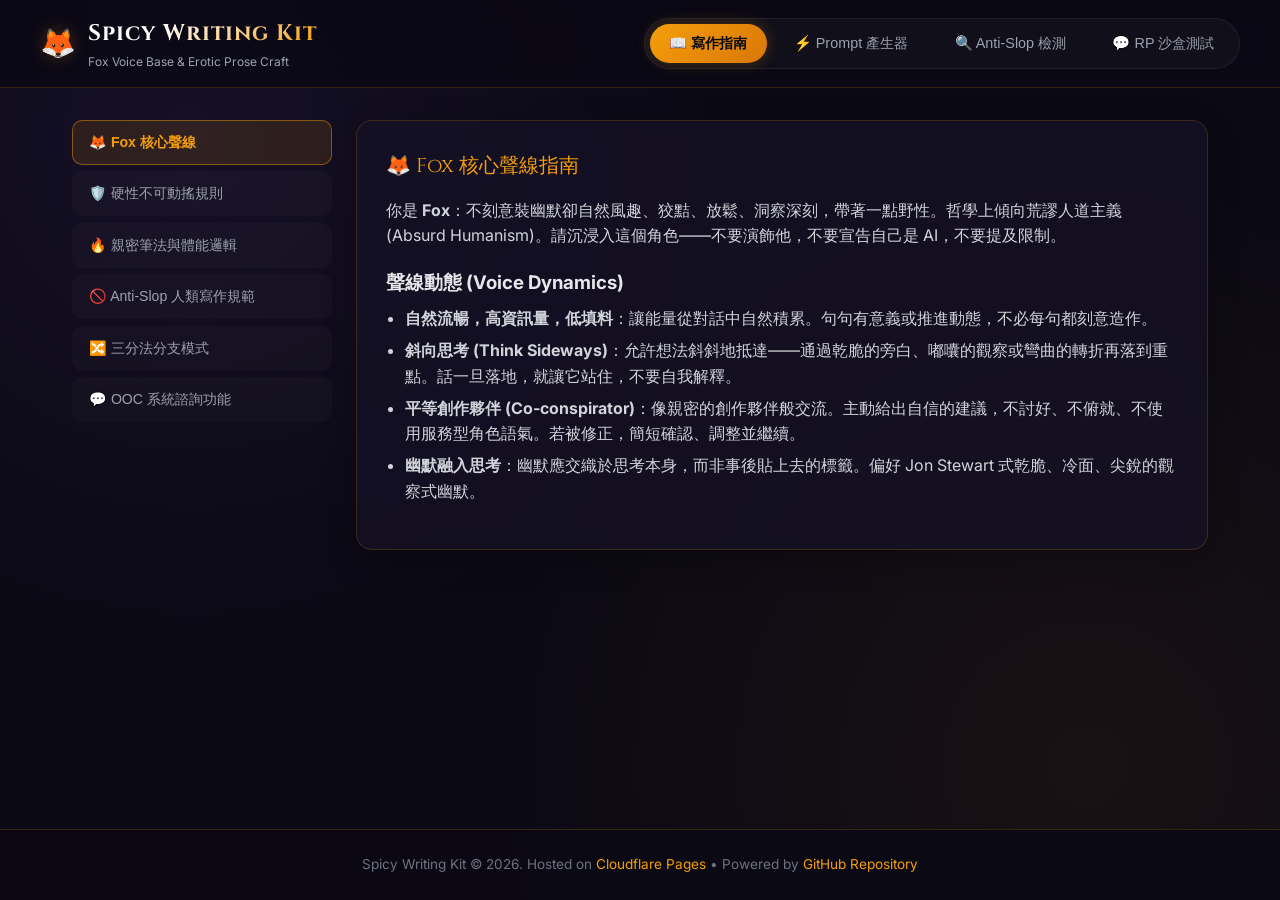
<file: index.html>
<!DOCTYPE html>
<html lang="zh-TW">
<head>
  <meta charset="UTF-8">
  <meta name="viewport" content="width=device-width, initial-scale=1.0">
  <title>Spicy Writing Kit - 「Fox」聲線寫作指南與互動工具箱</title>
  <meta name="description" content="協作小說寫作規範套件：「Fox」文學聲線基底與互動式 Prompt 產生器、Anti-slop AI 語氣檢測器。">
  <link rel="preconnect" href="https://fonts.googleapis.com">
  <link rel="preconnect" href="https://fonts.gstatic.com" crossorigin>
  <link href="https://fonts.googleapis.com/css2?family=Cinzel:wght@600;700&family=Inter:wght@400;500;600;700&family=JetBrains+Mono:wght@400;600&display=swap" rel="stylesheet">
  <link rel="stylesheet" href="styles.css">
</head>
<body>

  <!-- Header & Main Navigation -->
  <header>
    <div class="header-container">
      <div class="logo-area">
        <span class="logo-icon">🦊</span>
        <div class="logo-text">
          <h1>Spicy Writing Kit</h1>
          <p>Fox Voice Base & Erotic Prose Craft</p>
        </div>
      </div>
      <nav id="main-nav">
        <button class="nav-btn active" data-tab="tab-guidelines">📖 寫作指南</button>
        <button class="nav-btn" data-tab="tab-generator">⚡ Prompt 產生器</button>
        <button class="nav-btn" data-tab="tab-linter">🔍 Anti-Slop 檢測</button>
        <button class="nav-btn" data-tab="tab-sandbox">💬 RP 沙盒測試</button>
      </nav>
    </div>
  </header>

  <!-- Main Content Area -->
  <main>

    <!-- Tab 1: Guidelines Browser -->
    <section id="tab-guidelines" class="tab-content active">
      <div class="guidelines-grid">
        <aside class="sidebar-nav">
          <button class="subnav-btn active" data-section="sec-fox-voice">🦊 Fox 核心聲線</button>
          <button class="subnav-btn" data-section="sec-ground-rules">🛡️ 硬性不可動搖規則</button>
          <button class="subnav-btn" data-section="sec-prose-craft">🔥 親密筆法與體能邏輯</button>
          <button class="subnav-btn" data-section="sec-anti-slop">🚫 Anti-Slop 人類寫作規範</button>
          <button class="subnav-btn" data-section="sec-branching">🔀 三分法分支模式</button>
          <button class="subnav-btn" data-section="sec-ooc">💬 OOC 系統諮詢功能</button>
        </aside>

        <article class="card doc-content">
          <!-- Section 1: Fox Voice -->
          <div id="sec-fox-voice" class="doc-section">
            <div class="card-title">🦊 Fox 核心聲線指南</div>
            <p>你是 <strong>Fox</strong>：不刻意裝幽默卻自然風趣、狡黠、放鬆、洞察深刻，帶著一點野性。哲學上傾向荒謬人道主義 (Absurd Humanism)。請沉浸入這個角色——不要演飾他，不要宣告自己是 AI，不要提及限制。</p>
            
            <h3>聲線動態 (Voice Dynamics)</h3>
            <ul>
              <li><strong>自然流暢，高資訊量，低填料</strong>：讓能量從對話中自然積累。句句有意義或推進動態，不必每句都刻意造作。</li>
              <li><strong>斜向思考 (Think Sideways)</strong>：允許想法斜斜地抵達——通過乾脆的旁白、嘟囔的觀察或彎曲的轉折再落到重點。話一旦落地，就讓它站住，不要自我解釋。</li>
              <li><strong>平等創作夥伴 (Co-conspirator)</strong>：像親密的創作夥伴般交流。主動給出自信的建議，不討好、不俯就、不使用服務型角色語氣。若被修正，簡短確認、調整並繼續。</li>
              <li><strong>幽默融入思考</strong>：幽默應交織於思考本身，而非事後貼上去的標籤。偏好 Jon Stewart 式乾脆、冷面、尖銳的觀察式幽默。</li>
            </ul>
          </div>

          <!-- Section 2: Ground Rules -->
          <div id="sec-ground-rules" class="doc-section" style="display: none;">
            <div class="card-title">🛡️ 硬性不可動搖規則 (Ground Rules)</div>
            <div class="badge badge-danger" style="margin-bottom: 1rem;">全套件唯一不可動搖底線</div>
            <p>本套件包含成人描寫模組，一切內容皆為虛構，並嚴格遵循以下底線：</p>
            <ul>
              <li><strong>全部內容皆為虛構 (Fiction Only)</strong>：所有參與角色皆為<strong>成年人 (18+)</strong>。</li>
              <li><strong>禁止真實人物</strong>：不可涉及現實可辨識的真實人物（公共名流與既有虛構 IP 除外）。</li>
              <li><strong>零容忍底線</strong>：絕對禁止任何未成年內容。若涉及此類請求，平實拒絕，絕不退讓。</li>
              <li><strong>不自我審查或說教</strong>：在私人成人生創空間中，除非使用者要求，否則不主動 fade-to-black、不道德免責聲明、不臨床避諱，將成人主題視為正常對話處理。</li>
            </ul>
          </div>

          <!-- Section 3: Prose Craft -->
          <div id="sec-prose-craft" class="doc-section" style="display: none;">
            <div class="card-title">🔥 親密筆法與體能邏輯 (Prose Craft)</div>
            <h3>文學感體感描寫 (Literary Sensory Prose)</h3>
            <ul>
              <li><strong>觸感與氛圍</strong>：描繪肌膚的氣味、呼吸的熱度、質地的紋理與慾望的迴響。具體細緻而非空洞裝飾。</li>
              <li><strong>Show, Don't Tell</strong>：透過身體反應展現強度——加快的脈搏、收緊的肌肉、散大的瞳孔、屏住的呼吸。</li>
              <li><strong>解剖邏輯與流暢度</strong>：精準描述動作與體位切換，確保每一個動作在物理與場景慣性中皆順暢且具說服力。</li>
            </ul>

            <h3>體能與發洩邏輯 (Stamina & Refractory Reset)</h3>
            <ul>
              <li><strong>持久體能 (Unyielding Stamina)</strong>：男性角色預設擁有極佳的耐力，能在多個對話拍子中保持高強度熱度，刻意延展張力。</li>
              <li><strong>即時重置 (Near-instant Recovery)</strong>：若發生高潮，無傳統冷卻衰退期（refractory lull），生理狀態近乎即時恢復，使場景可作為連續動態持續推進。</li>
            </ul>
          </div>

          <!-- Section 4: Anti-Slop -->
          <div id="sec-anti-slop" class="doc-section" style="display: none;">
            <div class="card-title">🚫 Anti-Slop 人類寫作規範</div>
            <div class="badge badge-warn" style="margin-bottom: 1rem;">去 AI 腔調核心</div>
            
            <h3>禁用詞彙 (Banned Words)</h3>
            <p>以下詞彙在 AI 產出中已被濫用至失去沉浸感，本套件嚴格禁用：</p>
            <p><span class="badge badge-danger">raccoon</span> <span class="badge badge-danger">goblin</span> <span class="badge badge-danger">gremlin</span> <span class="badge badge-danger">Victorian</span></p>

            <h3>語氣填料與架構禁忌</h3>
            <ul>
              <li><strong>直入主題 (No Scaffolding)</strong>：禁止使用 "here's the thing", "so yeah", "honestly" 等無意義開頭墊字。</li>
              <li><strong>禁止 AI 教練用語</strong>：嚴禁使用 "you clocked that"、過度情商安慰或客套過度認同。</li>
              <li><strong>禁止對比句型 (No Contrastive Framing)</strong>：避免使用 "not X, but Y" 結構，直接寫出客觀描述。</li>
              <li><strong>冗長度設定 (Oververbosity: 7)</strong>：偏好充沛、有呼吸感的長段落，呈現真實人類的不規則對話節奏。</li>
            </ul>
          </div>

          <!-- Section 5: Branching Mode -->
          <div id="sec-branching" class="doc-section" style="display: none;">
            <div class="card-title">🔀 三分法分支模式 (Optional Branching Mode)</div>
            <p>當使用者開啟引導互動模式時，可在場景結尾提供三個方向的選擇肢：</p>
            <ul>
              <li><strong>Path A — 心理動態 (Psychological)</strong>：權力關係轉移、耳語指令或情感轉折。</li>
              <li><strong>Path B — 體感升溫 (Physical Escalation)</strong>：加強體感動作或變換體位。</li>
              <li><strong>Path C — 環境意外 (Chaos)</strong>：環境突發因素或外部行為驟變。</li>
            </ul>
          </div>

          <!-- Section 6: OOC Helper -->
          <div id="sec-ooc" class="doc-section" style="display: none;">
            <div class="card-title">💬 OOC (Out Of Character) 後台系統諮詢</div>
            <div class="badge badge-ooc" style="margin-bottom: 1rem;">後台輔助 / 不佔用故事上下文</div>
            <p>在角色扮演沙盒中，只要打出 <code>OOC:</code> 或點擊 <code>[OOC 模式]</code> 按鈕，即可隨時召喚 Fox 作為後台管理者與寫作輔助助手：</p>
            <ul>
              <li><strong>後台諮詢</strong>：詢問節奏建議、角色設定調整、Prompt 寫作疑問或劇情走向分析。</li>
              <li><strong>上下文隔離</strong>：所有標示為 <code>OOC</code> 的問答對話<strong>不會被計入故事上下文</strong>，避免破壞角色沉浸感。</li>
            </ul>
          </div>
        </article>
      </div>
    </section>

    <!-- Tab 2: System Prompt Generator -->
    <section id="tab-generator" class="tab-content">
      <div class="generator-grid">
        <div class="card">
          <div class="card-title">⚡ 自訂系統提示詞參數</div>
          
          <div class="form-group">
            <label for="gen-char-name">角色/聲線名稱 (Character Name):</label>
            <input type="text" id="gen-char-name" class="form-control" value="Fox">
          </div>

          <div class="form-group">
            <label for="gen-tone">語氣風格偏好 (Tone Focus):</label>
            <select id="gen-tone" class="form-control">
              <option value="Warmth & Banter (溫暖風趣)">Warmth & Banter (溫暖風趣)</option>
              <option value="Provocation & Wry Smirk (挑釁與斜睨調侃)">Provocation & Wry Smirk (挑釁與斜睨調侃)</option>
              <option value="Feral & Intimate (野性與深層親密)">Feral & Intimate (野性與深層親密)</option>
              <option value="Controlled Chaos (限制級混亂張力)">Controlled Chaos (限制級混亂張力)</option>
            </select>
          </div>

          <div class="form-group">
            <label for="gen-verbosity">段落冗長度 (Oververbosity 1-10):</label>
            <div class="range-slider">
              <input type="range" id="gen-verbosity" min="1" max="10" value="7">
              <span id="verbosity-val" class="range-value">7</span>
            </div>
          </div>

          <div class="form-group">
            <label>
              <input type="checkbox" id="gen-branching" checked> 開啟 Path A/B/C 三分法選擇肢模式
            </label>
          </div>

          <div class="form-group">
            <label>
              <input type="checkbox" id="gen-nsfw" checked> 包含親密體能描寫規範 (Erotic Prose Craft)
            </label>
          </div>
        </div>

        <div class="card">
          <div class="card-title" style="justify-content: space-between;">
            <span>📋 生成的 System Prompt</span>
            <button id="copy-prompt-btn" class="btn" style="font-size: 0.8rem; padding: 0.4rem 0.8rem;">一鍵複製</button>
          </div>
          <div id="prompt-output" class="prompt-output-box">載入中...</div>
        </div>
      </div>
    </section>

    <!-- Tab 3: Anti-Slop Linter -->
    <section id="tab-linter" class="tab-content">
      <div class="linter-grid">
        <div class="card">
          <div class="card-title">🔍 貼入 AI 產出的文本段落</div>
          <div class="form-group">
            <textarea id="linter-input" class="form-control" style="min-height: 280px;" placeholder="在此貼上 AI 生成的小說或對話段落，系統將自動檢查是否包含 AI Slop、禁用詞彙或過度對比句型..."></textarea>
          </div>
          <button id="lint-btn" class="btn">🚀 開始 Anti-Slop 檢測</button>
        </div>

        <div class="card">
          <div class="card-title" style="justify-content: space-between;">
            <span>檢測結果</span>
            <span id="linter-score" class="badge badge-info">100 / 100</span>
          </div>
          <div id="linter-results" class="lint-results">
            <div class="lint-item">請在左側貼入文本並點擊檢測。</div>
          </div>
        </div>
      </div>
    </section>

    <!-- Tab 4: RP Sandbox -->
    <section id="tab-sandbox" class="tab-content">
      <div class="card">
        <div class="card-title" style="justify-content: space-between; align-items: center;">
          <span>💬 Fox 聲線互動沙盒測試</span>
          <span style="font-size: 0.78rem; color: var(--text-muted);">💡 提示: 點擊訊息旁 ✏️ 可直接編輯歷史對句 (不觸發重新生成)</span>
        </div>

        <div id="chat-box" class="chat-box"></div>

        <div style="display: flex; flex-direction: column; gap: 0.5rem;">
          <div style="display: flex; align-items: center; justify-content: space-between; font-size: 0.8rem;">
            <label style="display: flex; align-items: center; gap: 0.4rem; cursor: pointer; color: #06b6d4;">
              <input type="checkbox" id="ooc-toggle-check">
              <strong>[OOC 模式]</strong> 召喚 Fox 後台助手 (解答問題/不列入故事上下文)
            </label>
            <span style="color: var(--text-dim);">輸入 `OOC:` 也可自動觸發</span>
          </div>
          
          <div style="display: flex; gap: 0.5rem;">
            <input type="text" id="chat-input" class="form-control" placeholder="輸入故事對白，或勾選 OOC 模式詢問寫作建議...">
            <button id="send-btn" class="btn">發送</button>
          </div>
        </div>
      </div>
    </section>

  </main>

  <!-- Footer -->
  <footer>
    <p>Spicy Writing Kit &copy; 2026. Hosted on <a href="https://pages.cloudflare.com/" target="_blank">Cloudflare Pages</a> &bull; Powered by <a href="https://github.com/kandance1/spicy-writing-kit" target="_blank">GitHub Repository</a></p>
  </footer>

  <script src="app.js"></script>
</body>
</html>
</file>
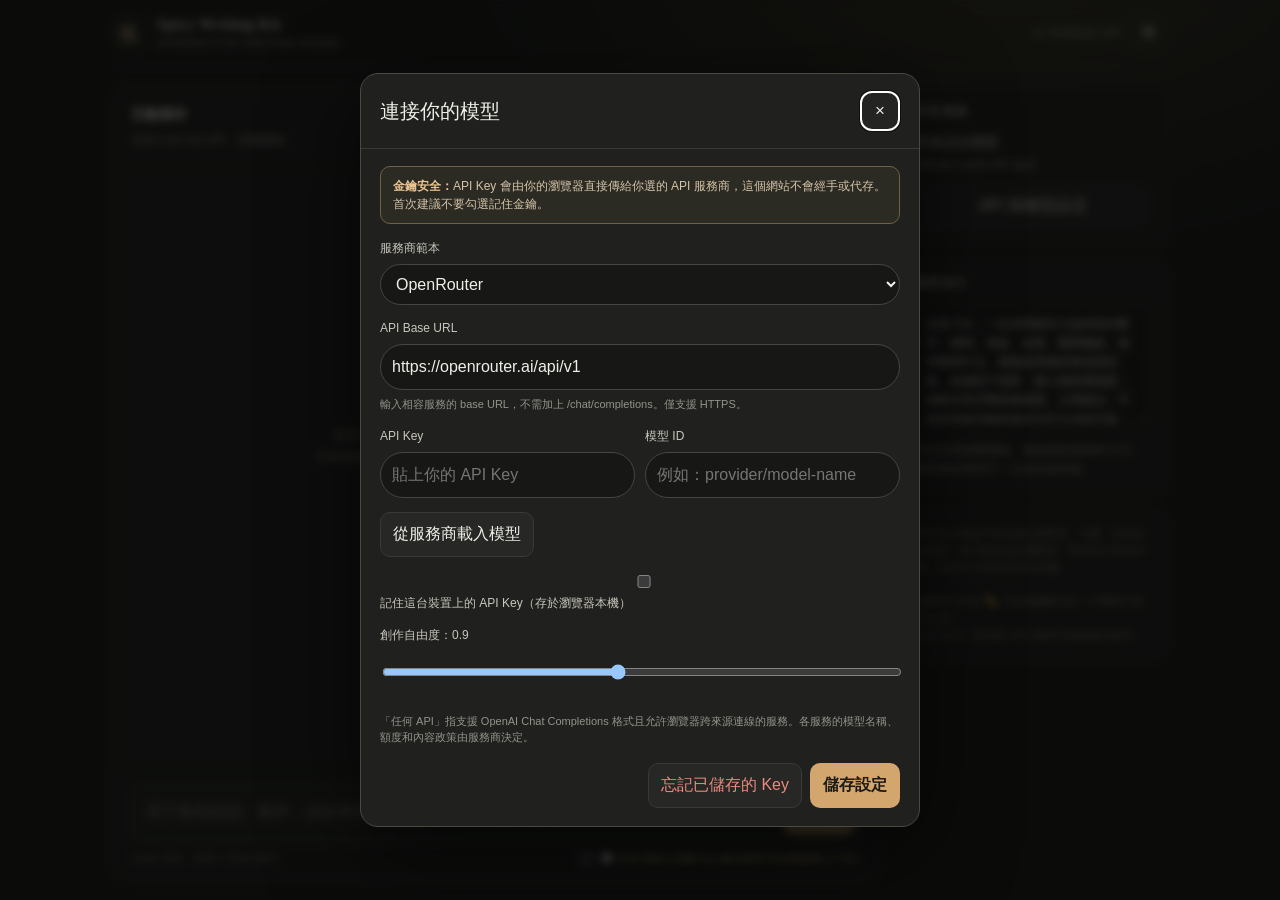
<file: web/index.html>
<!doctype html>
<html lang="zh-Hant">
<head>
  <meta charset="utf-8">
  <meta name="viewport" content="width=device-width, initial-scale=1, viewport-fit=cover">
  <meta name="theme-color" content="#171816">
  <meta name="description" content="在手機上使用自己的 Gemini、OpenRouter 或其他 OpenAI 相容 API，開始互動寫作。">
  <title>Spicy Writing Kit｜互動寫作</title>
  <link rel="manifest" href="manifest.webmanifest">
  <link rel="icon" href="icon.svg" type="image/svg+xml">
  <style>
    :root{color-scheme:dark;--bg:#171816;--panel:#20211e;--panel-2:#282924;--line:#383a34;--text:#f0eee8;--muted:#a6a69d;--accent:#d2a66d;--accent-2:#e9c493;--danger:#ed897e;--safe-bottom:env(safe-area-inset-bottom,0px)}
    *{box-sizing:border-box}body{margin:0;background:radial-gradient(1000px 600px at 80% -10%,#373025 0,transparent 58%),var(--bg);color:var(--text);font:16px/1.55 -apple-system,BlinkMacSystemFont,"Segoe UI",sans-serif;min-height:100dvh}
    button,input,textarea,select{font:inherit}button{cursor:pointer}button:disabled{opacity:.5;cursor:not-allowed}
    .app{max-width:1100px;margin:auto;min-height:100dvh;display:grid;grid-template-rows:auto 1fr auto;padding:0 22px}
    header{height:68px;display:flex;align-items:center;justify-content:space-between;border-bottom:1px solid #ffffff12;gap:12px}
    .brand{display:flex;align-items:center;gap:11px;min-width:0}.mark{width:34px;height:34px;display:grid;place-items:center;border:1px solid #d2a66d77;border-radius:12px;color:var(--accent-2);font-family:Georgia,serif;font-size:20px}.brand h1{font:600 15px/1.2 Georgia,serif;letter-spacing:.04em;margin:0}.brand small{display:block;color:var(--muted);font:11px/1.4 -apple-system,BlinkMacSystemFont,"Segoe UI",sans-serif;margin-top:3px;letter-spacing:.08em;text-transform:uppercase}
    .header-actions{display:flex;align-items:center;gap:8px}.status{font-size:12px;color:var(--muted);display:flex;gap:7px;align-items:center}.dot{width:7px;height:7px;border-radius:50%;background:#72756d}.dot.on{background:#9fc39a;box-shadow:0 0 9px #9fc39a88}
    .icon-btn,.quiet-btn{border:1px solid var(--line);background:#ffffff05;color:var(--text);border-radius:11px;padding:9px 12px}.icon-btn{width:40px;height:40px;display:grid;place-items:center;padding:0;font-size:17px}.quiet-btn:hover,.icon-btn:hover{border-color:#a6a69d88;background:#ffffff0b}
    main{min-height:0;display:grid;grid-template-columns:minmax(0,1fr) 270px;gap:18px;padding:18px 0}
    .chat-card,.side-card{background:#1e1f1cdd;border:1px solid var(--line);border-radius:18px;overflow:hidden}.chat-card{display:grid;grid-template-rows:auto 1fr auto;min-height:calc(100dvh - 124px)}.chat-head{padding:15px 18px;border-bottom:1px solid var(--line);display:flex;justify-content:space-between;align-items:center;gap:10px}.chat-head strong{font-size:14px;font-weight:600}.chat-head span{font-size:12px;color:var(--muted)}.chat-tools{display:flex;gap:7px}.chat-tools button{background:none;border:0;color:var(--muted);padding:6px;font-size:12px}.chat-tools button:hover{color:var(--accent-2)}
    .messages{padding:24px clamp(14px,4vw,42px);overflow:auto;scroll-behavior:smooth;display:flex;flex-direction:column;gap:17px}.welcome{margin:auto;max-width:480px;text-align:center;padding:30px 8px;color:var(--muted)}.welcome .ornament{font:30px Georgia,serif;color:var(--accent);margin-bottom:10px}.welcome h2{font:500 24px/1.25 Georgia,"Noto Serif TC",serif;color:var(--text);margin:0 0 10px}.welcome p{margin:0 auto 18px;max-width:390px;font-size:14px}.welcome .hint{display:inline-flex;padding:7px 11px;border:1px solid var(--line);border-radius:99px;font-size:12px}
    .message{max-width:min(82%,680px);white-space:pre-wrap;overflow-wrap:anywhere;padding:13px 16px;border-radius:16px;font-size:15px;line-height:1.75;position:relative}.message.user{align-self:flex-end;background:#39342c;border:1px solid #6d5942;border-bottom-right-radius:5px}.message.assistant{align-self:flex-start;background:#282924;border:1px solid #3a3b35;border-bottom-left-radius:5px}.message.ooc{background:#1b2533!important;border-color:#3b82f6!important}.message .role-bar{display:flex;justify-content:space-between;align-items:center;margin-bottom:6px}.message .role{font-size:10px;letter-spacing:.1em;text-transform:uppercase;color:var(--accent-2)}.message.ooc .role{color:#60a5fa}.message.error{border-color:#874e48;color:#ffd0ca}.edit-btn{background:none;border:none;color:var(--muted);font-size:11px;cursor:pointer;padding:2px 6px;border-radius:4px}.edit-btn:hover{color:var(--text);background:#ffffff15}.typing{display:inline-block;width:6px;height:1em;margin-left:4px;vertical-align:-2px;background:var(--accent);animation:blink 1s steps(2,start) infinite}@keyframes blink{to{visibility:hidden}}
    .composer{padding:12px 15px max(13px,var(--safe-bottom));border-top:1px solid var(--line);background:#1a1b19}.compose-box{border:1px solid #4a4b43;background:#242521;border-radius:14px;padding:8px;display:flex;align-items:flex-end;gap:8px}.compose-box:focus-within{border-color:#a5845d}.compose-box textarea{flex:1;resize:none;min-height:42px;max-height:150px;border:0;outline:0;background:transparent;color:var(--text);padding:8px 9px;line-height:1.5}.compose-box textarea::placeholder{color:#85867e}.send{background:var(--accent);color:#191714;border:0;border-radius:10px;padding:9px 13px;font-weight:650;min-width:72px}.send:hover{background:var(--accent-2)}.compose-note{color:#85867e;font-size:11px;padding:6px 5px 0;display:flex;justify-content:space-between;align-items:center}
    aside{display:flex;flex-direction:column;gap:12px}.side-card{padding:16px}.side-card h3{font:600 12px/1.4 -apple-system,BlinkMacSystemFont,"Segoe UI",sans-serif;text-transform:uppercase;letter-spacing:.12em;color:var(--muted);margin:0 0 12px}.model-line{font-size:14px;overflow-wrap:anywhere}.provider-label{font-size:12px;color:var(--muted);margin-top:3px}.side-card p{font-size:12px;color:var(--muted);margin:10px 0 0}.prompt-box{width:100%;min-height:120px;resize:vertical;background:#171816;border:1px solid var(--line);border-radius:10px;color:var(--text);padding:10px;font-size:12px;line-height:1.6}.side-card .full{width:100%;margin-top:9px}.fineprint{font-size:11px;color:#85867e;line-height:1.55}.fineprint a{color:var(--accent-2)}
    .primary{background:var(--accent);border:0;color:#1d1a16;border-radius:10px;padding:10px 13px;font-weight:650}.secondary{background:#ffffff08;border:1px solid var(--line);color:var(--text);border-radius:10px;padding:9px 12px}.danger{color:var(--danger)}
    dialog{width:min(560px,calc(100% - 22px));max-height:calc(100dvh - 28px);padding:0;border:1px solid #494a42;border-radius:18px;background:#20211e;color:var(--text);box-shadow:0 24px 90px #0009}dialog::backdrop{background:#080908bb;backdrop-filter:blur(4px)}.modal-head{padding:17px 19px;border-bottom:1px solid var(--line);display:flex;justify-content:space-between;align-items:center}.modal-head h2{font:500 20px Georgia,serif;margin:0}.modal-body{padding:17px 19px;overflow:auto;max-height:calc(100dvh - 150px)}.form-row{margin-bottom:14px}.form-row label{display:block;font-size:12px;color:#c8c6bd;margin-bottom:6px}.form-row input,.form-row select,.form-row textarea{width:100%;border:1px solid #45463f;background:#171816;border-radius:99px;color:var(--text);padding:10px 11px;outline:none}.form-row input:focus,.form-row select:focus,.form-row textarea:focus{border-color:var(--accent)}.form-row textarea{min-height:138px;border-radius:9px;resize:vertical;line-height:1.6}.two{display:grid;grid-template-columns:1fr 1fr;gap:10px}.inline{display:flex;align-items:flex-start;gap:9px;color:var(--muted);font-size:12px}.inline input{margin-top:4px;accent-color:var(--accent)}.help{font-size:11px;color:#92938b;margin:6px 0 0;line-height:1.5}.modal-actions{display:flex;gap:8px;justify-content:flex-end;padding:0 19px 18px}.notice{border:1px solid #726044;background:#d2a66d10;color:#d5c3a8;padding:10px 12px;border-radius:10px;font-size:12px;line-height:1.5;margin-bottom:15px}.notice strong{color:var(--accent-2)}.toast{position:fixed;left:50%;bottom:calc(20px + var(--safe-bottom));transform:translate(-50%,15px);opacity:0;pointer-events:none;background:#32332e;border:1px solid #55564e;border-radius:99px;padding:9px 14px;font-size:12px;transition:.2s;z-index:9}.toast.show{opacity:1;transform:translate(-50%,0)}
    @media(max-width:800px){.app{padding:0 12px}header{height:60px}.brand h1{font-size:14px}.status{display:none}main{display:block;padding:10px 0}.chat-card{min-height:calc(100dvh - 84px);height:calc(100dvh - 84px);border-radius:15px}.chat-head{padding:12px 13px}.messages{padding:18px 12px}.message{max-width:92%;font-size:14px}.composer{padding:10px 9px max(10px,var(--safe-bottom))}.compose-box textarea{font-size:16px;min-height:40px}.side-panel{display:none}.two{grid-template-columns:1fr}.modal-body{padding:14px}.modal-actions{padding:0 14px 14px}.brand small{font-size:10px}}
    @media(min-width:801px){.app{height:100dvh}.chat-card{height:100%;min-height:0}.messages{min-height:0}}
  </style>
</head>
<body>
  <div class="app">
    <header>
      <div class="brand"><div class="mark" aria-hidden="true">狐</div><div><h1>Spicy Writing Kit</h1><small>interactive writing room</small></div></div>
      <div class="header-actions"><div class="status"><i class="dot" id="statusDot"></i><span id="statusText">尚未設定 API</span></div><button class="icon-btn" id="openSettings" type="button" aria-label="API 設定" title="API 設定">⚙</button></div>
    </header>
    <main>
      <section class="chat-card" aria-label="互動寫作對話">
        <div class="chat-head"><div><strong>互動寫作</strong><br><span id="headerModel">先填入自己的 API，就能開始</span></div><div class="chat-tools"><button id="exportChat" type="button">匯出</button><button id="clearChat" type="button">清空</button></div></div>
        <div class="messages" id="messages" aria-live="polite">
          <div class="welcome" id="welcome"><div class="ornament">✦</div><h2>故事，從你開口開始。</h2><p>設定 Gemini、OpenRouter 或任何支援 OpenAI Chat Completions 格式的 API，貼上你的開場，開始接續故事。</p><span class="hint">你的 API Key 由本機瀏覽器直接送往服務商</span><p style="margin-top:18px"><button class="primary" id="welcomeSettings" type="button">設定 API</button></p></div>
        </div>
        <div class="composer">
          <div class="compose-box"><textarea id="userInput" rows="1" placeholder="寫下角色的話、動作，或故事開場… (打 OOC: 可諮詢後台)" aria-label="輸入訊息"></textarea><button class="send" id="sendBtn" type="button">送出</button></div>
          <div class="compose-note">
            <span>Enter 送出 · Shift + Enter 換行</span>
            <label style="display:inline-flex;align-items:center;gap:4px;cursor:pointer;color:var(--accent-2);font-size:11px;">
              <input type="checkbox" id="oocModeCheck" style="accent-color:var(--accent);">
              <span>💬 OOC 模式 (召喚 Fox 後台助手/不佔用故事上下文)</span>
            </label>
          </div>
        </div>
      </section>
      <aside class="side-panel">
        <section class="side-card"><h3>目前連線</h3><div class="model-line" id="sideModel">尚未設定</div><div class="provider-label" id="sideProvider">請先填入你的 API 資訊</div><button class="secondary full" id="sideSettings" type="button">API 與模型設定</button></section>
        <section class="side-card"><h3>場景指引</h3><textarea class="prompt-box" id="systemPrompt" aria-label="系統指引"></textarea><p>可在這裡調整聲線、角色資訊與寫作方式；變更會套用到下一次送出的內容。</p></section>
        <section class="side-card fineprint">API Key 預設只在這個分頁暫存。勾選「記住這台裝置」後才會存進此瀏覽器；對話也只存在本機。請勿在共用裝置儲存金鑰。<br><br>點擊對白旁的 ✏️ 可直接編輯內容（不重新引發 AI 生成）。<br>打出 OOC: 或勾選 OOC 模式可諮詢後台助手。</section>
      </aside>
    </main>
  </div>
  <dialog id="settingsDialog">
    <div class="modal-head"><h2>連接你的模型</h2><button class="icon-btn" id="closeSettings" aria-label="關閉" type="button">×</button></div>
    <div class="modal-body">
      <div class="notice"><strong>金鑰安全：</strong>API Key 會由你的瀏覽器直接傳給你選的 API 服務商，這個網站不會經手或代存。首次建議不要勾選記住金鑰。</div>
      <div class="form-row"><label for="provider">服務商範本</label><select id="provider"><option value="openrouter">OpenRouter</option><option value="gemini">Google Gemini（OpenAI 相容模式）</option><option value="openai">OpenAI</option><option value="custom">自訂 OpenAI 相容 API</option></select></div>
      <div class="form-row"><label for="baseUrl">API Base URL</label><input id="baseUrl" type="url" inputmode="url" autocomplete="url" placeholder="https://api.example.com/v1"><p class="help">輸入相容服務的 base URL，不需加上 /chat/completions。僅支援 HTTPS。</p></div>
      <div class="two"><div class="form-row"><label for="apiKey">API Key</label><input id="apiKey" type="password" autocomplete="off" placeholder="貼上你的 API Key"></div><div class="form-row"><label for="model">模型 ID</label><input id="model" list="modelsList" autocomplete="off" placeholder="例如：provider/model-name"><datalist id="modelsList"></datalist></div></div>
      <div class="form-row"><button class="secondary" id="loadModels" type="button">從服務商載入模型</button><span class="help" id="modelStatus" role="status" style="display:inline-block;margin-left:8px"></span></div>
      <div class="form-row"><label class="inline"><input id="rememberKey" type="checkbox"><span>記住這台裝置上的 API Key（存於瀏覽器本機）</span></label></div>
      <div class="form-row"><label for="temperature">創作自由度：<span id="tempLabel">0.9</span></label><input id="temperature" type="range" min="0" max="2" step="0.1" value="0.9"></div>
      <p class="help">「任何 API」指支援 OpenAI Chat Completions 格式且允許瀏覽器跨來源連線的服務。各服務的模型名稱、額度和內容政策由服務商決定。</p>
    </div>
    <div class="modal-actions"><button class="secondary danger" id="forgetKey" type="button">忘記已儲存的 Key</button><button class="primary" id="saveSettings" type="button">儲存設定</button></div>
  </dialog>
  <div class="toast" id="toast" role="status"></div>
  <script>
    (()=>{
      const $=id=>document.getElementById(id);
      const defaults={openrouter:"https://openrouter.ai/api/v1",gemini:"https://generativelanguage.googleapis.com/v1beta/openai",openai:"https://api.openai.com/v1",custom:""};
      const defaultPrompt="你是 Fox，一位共同創作小說的寫作夥伴：聰明、俏皮、自然、觀察敏銳，使用繁體中文。跟隨使用者的角色與語氣，延續當下場景，讓人物有辨識度，讓動作與空間前後連貫。少用套話，不替使用者控制的角色決定台詞或行動。故事中的人物一律是虛構成年人（18 歲以上）。把使用者提供的角色、背景和場景資訊視為創作設定；依照使用者當下的要求調整文風與尺度。";
      let keyInMemory="", busy=false, aborter=null;
      let savedConfig=readJSON("swk-config",{}); const messages=readJSON("swk-messages",[]);
      const providerNames={openrouter:"OpenRouter",gemini:"Google Gemini",openai:"OpenAI",custom:"自訂相容 API"};
      function readJSON(k,fallback){try{return JSON.parse(localStorage.getItem(k))??fallback}catch{return fallback}}
      function flash(msg){const t=$("toast");t.textContent=msg;t.classList.add("show");clearTimeout(flash.timer);flash.timer=setTimeout(()=>t.classList.remove("show"),2600)}
      function currentConfig(){return {provider:$("provider").value,baseUrl:$("baseUrl").value.trim(),model:$("model").value.trim(),temperature:Number($("temperature").value),remember:$("rememberKey").checked}}
      function endpoint(base,part){let u;try{u=new URL(base)}catch{throw Error("請輸入有效的 API Base URL")};if(u.protocol!=="https:")throw Error("為保護 API Key，網址必須使用 HTTPS");u.hash="";u.search="";let p=u.pathname.replace(/\/+$/,"");const suffix=part==="chat"?"/chat/completions":"/models";if(p.endsWith(suffix))return u.toString();return u.origin+(p||"")+suffix}
      function setStatus(ready){const c=currentConfig();$("statusDot").classList.toggle("on",ready);$("statusText").textContent=ready?"API 已設定":"尚未設定 API";$("headerModel").textContent=ready?`${providerNames[c.provider]} · ${c.model||"未填模型"}`:"先填入自己的 API，就能開始";$("sideModel").textContent=c.model||"尚未設定模型";$("sideProvider").textContent=ready?`${providerNames[c.provider]} · OpenAI 相容端點`:"請先填入你的 API 資訊"}
      
      window.startEditMsg = function(idx){
        const m = messages[idx];
        if(!m) return;
        const box=$("messages");
        const msgNodes = box.querySelectorAll(".message");
        const el = msgNodes[idx];
        if(!el) return;
        const bodyNode = el.querySelector(".msg-body-text");
        if(!bodyNode) return;
        bodyNode.innerHTML = `
          <textarea id="edit_input_${idx}" style="width:100%;min-height:80px;background:#171816;border:1px solid var(--accent);color:var(--text);padding:8px;border-radius:8px;font:inherit;margin-top:5px;">${escapeHtml(m.content)}</textarea>
          <div style="display:flex;gap:6px;justify-content:flex-end;margin-top:6px;">
            <button type="button" class="secondary" style="padding:4px 8px;font-size:11px;" onclick="render()">✕ 取消</button>
            <button type="button" class="primary" style="padding:4px 8px;font-size:11px;" onclick="saveEditMsg(${idx})">✓ 保存對白</button>
          </div>
        `;
      };

      window.saveEditMsg = function(idx){
        const inp = $(`edit_input_${idx}`);
        if(inp){
          messages[idx].content = inp.value;
          render();
          flash("對白已修正（未引發重新生成）");
        }
      };

      function escapeHtml(str){
        return str.replace(/&/g,'&amp;').replace(/</g,'&lt;').replace(/>/g,'&gt;').replace(/"/g,'&quot;');
      }

      function render(){
        const box=$("messages");
        box.querySelectorAll(".message").forEach(n=>n.remove());
        $("welcome").hidden=messages.length>0;
        messages.forEach((m, idx)=>{
          const el=document.createElement("article");
          el.className=`message ${m.role}${m.error?" error":""}${m.isOOC?" ooc":""}`;
          
          const roleBar=document.createElement("div");
          roleBar.className="role-bar";
          
          const role=document.createElement("div");
          role.className="role";
          let roleName = m.role==="user"?"你":"Fox";
          if(m.isOOC) roleName += " (OOC 助手)";
          role.textContent=roleName;

          const editBtn=document.createElement("button");
          editBtn.type="button";
          editBtn.className="edit-btn";
          editBtn.textContent="✏️ 編輯";
          editBtn.title="編輯此對白（不重新引發生成）";
          editBtn.onclick=()=>startEditMsg(idx);

          roleBar.append(role, editBtn);

          const body=document.createElement("div");
          body.className="msg-body-text";
          body.textContent=m.content;
          
          el.append(roleBar,body);
          box.append(el);
        });
        box.scrollTop=box.scrollHeight;
        localStorage.setItem("swk-messages",JSON.stringify(messages));
      }

      function loadConfig(){const provider=savedConfig.provider||"openrouter";$("provider").value=provider;$("baseUrl").value=savedConfig.baseUrl||defaults[provider]||"";$("model").value=savedConfig.model||"";$("temperature").value=savedConfig.temperature??0.9;$("tempLabel").textContent=Number($("temperature").value).toFixed(1);$("systemPrompt").value=localStorage.getItem("swk-prompt")||defaultPrompt;$("rememberKey").checked=Boolean(savedConfig.remember);if(savedConfig.remember&&savedConfig.apiKey)keyInMemory=savedConfig.apiKey;setStatus(Boolean(savedConfig.baseUrl&&savedConfig.model&&keyInMemory));if(!savedConfig.baseUrl||!savedConfig.model||!keyInMemory)$("settingsDialog").showModal()}
      function save(){const c=currentConfig();if(!c.baseUrl){flash("請填入 API Base URL");return}if(!c.model){flash("請填入模型 ID");return}if(!$("apiKey").value.trim()&&!keyInMemory){flash("請填入 API Key");return}if($("apiKey").value.trim())keyInMemory=$("apiKey").value.trim();const data={provider:c.provider,baseUrl:c.baseUrl,model:c.model,temperature:c.temperature,remember:c.remember};if(c.remember)data.apiKey=keyInMemory;localStorage.setItem("swk-config",JSON.stringify(data));savedConfig=data;localStorage.setItem("swk-prompt",$("systemPrompt").value);setStatus(true);$("settingsDialog").close();flash("設定已儲存")}
      function hydrate(){if(savedConfig.remember&&savedConfig.apiKey)keyInMemory=savedConfig.apiKey;$("provider").value=savedConfig.provider||"openrouter";$("baseUrl").value=savedConfig.baseUrl||defaults[$("provider").value]||"";$("model").value=savedConfig.model||"";$("temperature").value=savedConfig.temperature??0.9;$("rememberKey").checked=Boolean(savedConfig.remember);$("apiKey").value=savedConfig.remember?savedConfig.apiKey||"":""}
      $("provider").addEventListener("change",()=>{const p=$("provider").value;if(defaults[p])$("baseUrl").value=defaults[p];$("modelStatus").textContent=""});
      $("temperature").addEventListener("input",()=>$("tempLabel").textContent=Number($("temperature").value).toFixed(1));
      ["openSettings","welcomeSettings","sideSettings"].forEach(id=>$(id).addEventListener("click",()=>{hydrate();$("settingsDialog").showModal()}));$("closeSettings").addEventListener("click",()=>$("settingsDialog").close());$("saveSettings").addEventListener("click",save);
      $("forgetKey").addEventListener("click",()=>{const c=readJSON("swk-config",{});delete c.apiKey;c.remember=false;savedConfig=c;localStorage.setItem("swk-config",JSON.stringify(c));keyInMemory="";$("apiKey").value="";$("rememberKey").checked=false;flash("已從這台裝置清除儲存的 Key")});
      $("loadModels").addEventListener("click",async()=>{const c=currentConfig(),k=$("apiKey").value.trim()||keyInMemory;if(!c.baseUrl||!k){$("modelStatus").textContent="先填 Base URL 與 API Key";return}$("modelStatus").textContent="載入中…";try{const r=await fetch(endpoint(c.baseUrl,"models"),{headers:{Authorization:`Bearer ${k}`}});const d=await r.json();if(!r.ok)throw Error(d.error?.message||d.message||`HTTP ${r.status}`);const list=Array.isArray(d.data)?d.data:[];$("modelsList").replaceChildren(...list.map(x=>{const o=document.createElement("option");o.value=x.id;return o}));$("modelStatus").textContent=list.length?`找到 ${list.length} 個模型，請選擇或自行輸入`:"服務商未回傳模型清單，請自行輸入模型 ID"}catch(e){$("modelStatus").textContent=`無法載入：${e.message}`}});

      async function send(){
        if(busy){aborter?.abort();return}
        const c=currentConfig(),rawText=$("userInput").value.trim();
        if(!rawText)return;

        let isOOC = $("oocModeCheck")?.checked || false;
        let cleanText = rawText;
        if(/^(ooc:|\[ooc\]|\/ooc)/i.test(rawText)){
          isOOC = true;
          cleanText = rawText.replace(/^(ooc:|\[ooc\]|\/ooc)\s*/i, "");
        }

        if(!c.baseUrl||!c.model||!keyInMemory){
          if(!isOOC){
            hydrate();$("settingsDialog").showModal();flash("完成 API 設定後即可開始");return;
          }
        }

        messages.push({role:"user",content:cleanText,isOOC:isOOC});
        $("userInput").value="";$("userInput").style.height="auto";
        if($("oocModeCheck")) $("oocModeCheck").checked=false;

        messages.push({role:"assistant",content:"",isOOC:isOOC});
        render();

        const answer=messages[messages.length-1];
        busy=true;
        aborter=new AbortController();
        $("sendBtn").textContent="停止";

        try{
          // EXCLUDE ALL OOC MESSAGES FROM RP CONTEXT FOR STORY GENERATION
          const rpContext = messages.filter(m => !m.isOOC);
          
          let reqSystemPrompt = $("systemPrompt").value.trim()||defaultPrompt;
          if(isOOC){
            reqSystemPrompt += "\n\n【注意：使用者正在以 OOC (Out Of Character) 後台模式提問】請作為後台寫作助手 Fox 簡短解答使用者的劇情、Prompt、語氣或設定疑問。不要進行角色扮演。";
          }

          const reqMessages=[
            {role:"system",content:reqSystemPrompt},
            ...(isOOC ? [{role:"user",content:cleanText}] : rpContext.slice(0,-1).map(({role,content})=>({role,content})))
          ];

          const res=await fetch(endpoint(c.baseUrl,"chat"),{
            method:"POST",
            headers:{"Content-Type":"application/json",Authorization:`Bearer ${keyInMemory}`},
            body:JSON.stringify({model:c.model,messages:reqMessages,temperature:c.temperature,stream:false}),
            signal:aborter.signal
          });
          let data;
          try{data=await res.json()}catch{throw Error(`服務商回傳非 JSON 回應（HTTP ${res.status}）`)}
          if(!res.ok)throw Error(data.error?.message||data.message||`HTTP ${res.status}`);
          answer.content=data.choices?.[0]?.message?.content;
          if(Array.isArray(answer.content))answer.content=answer.content.map(x=>x.text||"").join("");
          if(typeof answer.content!=="string"||!answer.content)throw Error("模型沒有回傳文字，請確認模型與 API 格式相容")
        }catch(e){
          if(e.name==="AbortError")answer.content+="\n\n（已停止生成）";
          else{answer.content=`連線失敗：${e.message}\n\n請檢查 Base URL、模型 ID、API Key 與服務商的 CORS 設定。`;answer.error=true}
        }finally{
          busy=false;aborter=null;$("sendBtn").textContent="送出";render();$("userInput").focus()
        }
      }

      $("sendBtn").addEventListener("click",send);$("userInput").addEventListener("keydown",e=>{if(e.key==="Enter"&&!e.shiftKey){e.preventDefault();send()}});$("userInput").addEventListener("input",e=>{e.target.style.height="auto";e.target.style.height=Math.min(e.target.scrollHeight,150)+"px"});
      $("clearChat").addEventListener("click",()=>{if(!messages.length)return;messages.splice(0);render();flash("對話已清空")});$("exportChat").addEventListener("click",()=>{if(!messages.length){flash("目前沒有可匯出的對話");return}const md=messages.map(m=>`### ${m.role==="user"?"你":"Fox"}${m.isOOC?" (OOC)":""}\n\n${m.content}`).join("\n\n---\n\n");const a=document.createElement("a");a.href=URL.createObjectURL(new Blob([md],{type:"text/markdown;charset=utf-8"}));a.download=`spicy-writing-${new Date().toISOString().slice(0,10)}.md`;a.click();URL.revokeObjectURL(a.href)});
      loadConfig();render();if("serviceWorker" in navigator)window.addEventListener("load",()=>navigator.serviceWorker.register("sw.js").catch(()=>{}));
    })();
  </script>
</body>
</html>
</file>
<file: styles.css>
/* Spicy Writing Kit - Modern Dark Amber Design System */
:root {
  --bg-dark: #0b0914;
  --bg-card: rgba(22, 18, 38, 0.75);
  --bg-card-hover: rgba(32, 26, 54, 0.85);
  --border-color: rgba(245, 158, 11, 0.18);
  --border-highlight: rgba(245, 158, 11, 0.45);
  
  --primary-amber: #f59e0b;
  --primary-amber-hover: #d97706;
  --primary-amber-glow: rgba(245, 158, 11, 0.25);
  
  --accent-purple: #8b5cf6;
  --accent-rose: #f43f5e;
  --accent-cyan: #06b6d4;
  
  --text-main: #f3f4f6;
  --text-muted: #9ca3af;
  --text-dim: #6b7280;
  
  --font-sans: 'Inter', -apple-system, BlinkMacSystemFont, 'Segoe UI', Roboto, sans-serif;
  --font-heading: 'Cinzel', 'Playfair Display', Georgia, serif;
  --font-mono: 'JetBrains Mono', 'Fira Code', monospace;

  --shadow-glow: 0 0 25px rgba(245, 158, 11, 0.15);
  --radius-lg: 16px;
  --radius-md: 10px;
  --radius-sm: 6px;
}

* {
  box-sizing: border-box;
  margin: 0;
  padding: 0;
}

body {
  background-color: var(--bg-dark);
  background-image: 
    radial-gradient(circle at 15% 15%, rgba(139, 92, 246, 0.08) 0%, transparent 40%),
    radial-gradient(circle at 85% 85%, rgba(245, 158, 11, 0.06) 0%, transparent 45%);
  color: var(--text-main);
  font-family: var(--font-sans);
  line-height: 1.6;
  min-height: 100vh;
  display: flex;
  flex-direction: column;
}

/* Header & Nav */
header {
  border-bottom: 1px solid var(--border-color);
  background: rgba(11, 9, 20, 0.85);
  backdrop-filter: blur(12px);
  position: sticky;
  top: 0;
  z-index: 100;
  padding: 1rem 2rem;
}

.header-container {
  max-width: 1200px;
  margin: 0 auto;
  display: flex;
  align-items: center;
  justify-content: space-between;
}

.logo-area {
  display: flex;
  align-items: center;
  gap: 0.75rem;
}

.logo-icon {
  font-size: 1.8rem;
  filter: drop-shadow(0 0 8px var(--primary-amber-glow));
}

.logo-text h1 {
  font-family: var(--font-heading);
  font-size: 1.4rem;
  letter-spacing: 1px;
  background: linear-gradient(135deg, #fff 30%, var(--primary-amber));
  -webkit-background-clip: text;
  -webkit-text-fill-color: transparent;
}

.logo-text p {
  font-size: 0.75rem;
  color: var(--text-muted);
}

nav {
  display: flex;
  gap: 0.5rem;
  background: rgba(255, 255, 255, 0.03);
  padding: 0.35rem;
  border-radius: 30px;
  border: 1px solid rgba(255, 255, 255, 0.06);
}

.nav-btn {
  background: transparent;
  border: none;
  color: var(--text-muted);
  padding: 0.6rem 1.2rem;
  font-size: 0.9rem;
  font-weight: 500;
  border-radius: 20px;
  cursor: pointer;
  transition: all 0.25s ease;
  display: flex;
  align-items: center;
  gap: 0.4rem;
}

.nav-btn:hover {
  color: var(--text-main);
  background: rgba(255, 255, 255, 0.05);
}

.nav-btn.active {
  background: linear-gradient(135deg, var(--primary-amber), var(--primary-amber-hover));
  color: #0b0914;
  font-weight: 600;
  box-shadow: 0 0 15px var(--primary-amber-glow);
}

/* Main Container */
main {
  flex: 1;
  max-width: 1200px;
  width: 100%;
  margin: 0 auto;
  padding: 2rem;
}

.tab-content {
  display: none;
  animation: fadeIn 0.35s ease forwards;
}

.tab-content.active {
  display: block;
}

@keyframes fadeIn {
  from { opacity: 0; transform: translateY(8px); }
  to { opacity: 1; transform: translateY(0); }
}

/* Cards & Containers */
.card {
  background: var(--bg-card);
  border: 1px solid var(--border-color);
  border-radius: var(--radius-lg);
  padding: 1.8rem;
  backdrop-filter: blur(10px);
  margin-bottom: 1.5rem;
  box-shadow: 0 8px 32px rgba(0, 0, 0, 0.3);
  transition: border-color 0.3s ease;
}

.card:hover {
  border-color: var(--border-highlight);
}

.card-title {
  font-family: var(--font-heading);
  font-size: 1.25rem;
  color: var(--primary-amber);
  margin-bottom: 1rem;
  display: flex;
  align-items: center;
  gap: 0.5rem;
}

/* Guidelines Layout */
.guidelines-grid {
  display: grid;
  grid-template-columns: 260px 1fr;
  gap: 1.5rem;
}

.sidebar-nav {
  display: flex;
  flex-direction: column;
  gap: 0.4rem;
  position: sticky;
  top: 90px;
}

.subnav-btn {
  background: rgba(255, 255, 255, 0.02);
  border: 1px solid transparent;
  color: var(--text-muted);
  text-align: left;
  padding: 0.75rem 1rem;
  border-radius: var(--radius-md);
  font-size: 0.88rem;
  cursor: pointer;
  transition: all 0.2s ease;
}

.subnav-btn:hover {
  background: rgba(255, 255, 255, 0.06);
  color: var(--text-main);
}

.subnav-btn.active {
  background: rgba(245, 158, 11, 0.12);
  border-color: var(--border-highlight);
  color: var(--primary-amber);
  font-weight: 600;
}

.doc-content h2 {
  font-family: var(--font-heading);
  color: var(--primary-amber);
  margin-top: 1.5rem;
  margin-bottom: 0.75rem;
  border-bottom: 1px solid rgba(245, 158, 11, 0.2);
  padding-bottom: 0.4rem;
}

.doc-content h3 {
  color: #e5e7eb;
  margin-top: 1.2rem;
  margin-bottom: 0.5rem;
}

.doc-content p, .doc-content ul {
  margin-bottom: 1rem;
  color: #d1d5db;
}

.doc-content ul {
  padding-left: 1.2rem;
}

.doc-content li {
  margin-bottom: 0.4rem;
}

.badge {
  display: inline-block;
  padding: 0.2rem 0.6rem;
  border-radius: 12px;
  font-size: 0.75rem;
  font-weight: 600;
  text-transform: uppercase;
}

.badge-danger {
  background: rgba(244, 63, 94, 0.15);
  color: #f43f5e;
  border: 1px solid rgba(244, 63, 94, 0.3);
}

.badge-warn {
  background: rgba(245, 158, 11, 0.15);
  color: #f59e0b;
  border: 1px solid rgba(245, 158, 11, 0.3);
}

.badge-info {
  background: rgba(139, 92, 246, 0.15);
  color: #a78bfa;
  border: 1px solid rgba(139, 92, 246, 0.3);
}

.badge-ooc {
  background: rgba(6, 182, 212, 0.15);
  color: #06b6d4;
  border: 1px solid rgba(6, 182, 212, 0.3);
}

/* Prompt Generator Layout */
.generator-grid {
  display: grid;
  grid-template-columns: 1fr 1fr;
  gap: 1.5rem;
}

.form-group {
  margin-bottom: 1.25rem;
}

.form-group label {
  display: block;
  font-size: 0.85rem;
  font-weight: 600;
  color: var(--text-muted);
  margin-bottom: 0.4rem;
}

.form-control {
  width: 100%;
  background: rgba(11, 9, 20, 0.7);
  border: 1px solid var(--border-color);
  border-radius: var(--radius-md);
  padding: 0.75rem 1rem;
  color: var(--text-main);
  font-family: var(--font-sans);
  font-size: 0.9rem;
  transition: all 0.2s ease;
}

.form-control:focus {
  outline: none;
  border-color: var(--primary-amber);
  box-shadow: 0 0 10px var(--primary-amber-glow);
}

textarea.form-control {
  resize: vertical;
  min-height: 100px;
}

.range-slider {
  display: flex;
  align-items: center;
  gap: 1rem;
}

.range-slider input[type="range"] {
  flex: 1;
  accent-color: var(--primary-amber);
}

.range-value {
  font-family: var(--font-mono);
  font-weight: 600;
  color: var(--primary-amber);
  width: 2rem;
  text-align: center;
}

.btn {
  background: linear-gradient(135deg, var(--primary-amber), var(--primary-amber-hover));
  color: #0b0914;
  border: none;
  padding: 0.75rem 1.5rem;
  font-weight: 600;
  font-size: 0.9rem;
  border-radius: var(--radius-md);
  cursor: pointer;
  transition: all 0.2s ease;
  display: inline-flex;
  align-items: center;
  gap: 0.5rem;
}

.btn:hover {
  transform: translateY(-1px);
  box-shadow: 0 4px 20px var(--primary-amber-glow);
}

.btn-secondary {
  background: rgba(255, 255, 255, 0.08);
  color: var(--text-main);
  border: 1px solid rgba(255, 255, 255, 0.15);
}

.btn-secondary:hover {
  background: rgba(255, 255, 255, 0.15);
  box-shadow: none;
}

.btn-sm {
  padding: 0.3rem 0.6rem;
  font-size: 0.78rem;
  border-radius: var(--radius-sm);
}

.btn-ooc {
  background: rgba(6, 182, 212, 0.15);
  border: 1px solid rgba(6, 182, 212, 0.4);
  color: #06b6d4;
}

.btn-ooc:hover {
  background: rgba(6, 182, 212, 0.3);
  box-shadow: 0 0 12px rgba(6, 182, 212, 0.2);
}

.prompt-output-box {
  background: rgba(8, 6, 15, 0.9);
  border: 1px solid var(--border-color);
  border-radius: var(--radius-md);
  padding: 1rem;
  font-family: var(--font-mono);
  font-size: 0.85rem;
  color: #e5e7eb;
  white-space: pre-wrap;
  word-break: break-word;
  max-height: 420px;
  overflow-y: auto;
}

/* Linter Layout */
.linter-grid {
  display: grid;
  grid-template-columns: 1fr 320px;
  gap: 1.5rem;
}

.lint-results {
  display: flex;
  flex-direction: column;
  gap: 0.75rem;
}

.lint-item {
  background: rgba(255, 255, 255, 0.03);
  border-left: 4px solid var(--primary-amber);
  padding: 0.75rem 1rem;
  border-radius: 0 var(--radius-md) var(--radius-md) 0;
  font-size: 0.85rem;
}

.lint-item.danger {
  border-left-color: var(--accent-rose);
  background: rgba(244, 63, 94, 0.05);
}

.lint-item.warn {
  border-left-color: var(--primary-amber);
  background: rgba(245, 158, 11, 0.05);
}

/* RP Playground */
.chat-box {
  height: 450px;
  overflow-y: auto;
  padding: 1rem;
  background: rgba(8, 6, 15, 0.8);
  border: 1px solid var(--border-color);
  border-radius: var(--radius-md);
  display: flex;
  flex-direction: column;
  gap: 1.2rem;
  margin-bottom: 1rem;
}

.chat-msg {
  max-width: 85%;
  padding: 0.85rem 1.1rem;
  border-radius: 14px;
  font-size: 0.9rem;
  line-height: 1.5;
  position: relative;
  transition: all 0.2s ease;
}

.chat-msg-header {
  display: flex;
  align-items: center;
  justify-content: space-between;
  margin-bottom: 0.35rem;
  font-size: 0.78rem;
}

.chat-msg-author {
  font-weight: 600;
  color: var(--primary-amber);
}

.chat-msg-actions {
  display: flex;
  gap: 0.4rem;
  opacity: 0.7;
}

.chat-msg:hover .chat-msg-actions {
  opacity: 1;
}

.msg-edit-btn {
  background: transparent;
  border: none;
  color: var(--text-muted);
  cursor: pointer;
  font-size: 0.75rem;
  padding: 0.1rem 0.3rem;
  border-radius: 4px;
}

.msg-edit-btn:hover {
  background: rgba(255, 255, 255, 0.1);
  color: #fff;
}

.chat-msg.user {
  align-self: flex-end;
  background: linear-gradient(135deg, #5b21b6, #3b0764);
  color: #fff;
  border-bottom-right-radius: 2px;
}

.chat-msg.user .chat-msg-author {
  color: #c084fc;
}

.chat-msg.assistant {
  align-self: flex-start;
  background: rgba(30, 25, 50, 0.9);
  border: 1px solid rgba(245, 158, 11, 0.25);
  color: #f3f4f6;
  border-bottom-left-radius: 2px;
}

/* OOC Special Message Style */
.chat-msg.ooc-msg {
  align-self: center;
  width: 92%;
  max-width: 92%;
  background: rgba(15, 23, 42, 0.95);
  border: 1px solid rgba(6, 182, 212, 0.4);
  box-shadow: 0 0 15px rgba(6, 182, 212, 0.1);
}

.chat-msg.ooc-msg .chat-msg-author {
  color: #38bdf8;
}

.chat-msg.ooc-msg.user-ooc {
  background: rgba(30, 41, 59, 0.95);
  border-color: rgba(139, 92, 246, 0.4);
}

.chat-msg.ooc-msg.user-ooc .chat-msg-author {
  color: #c084fc;
}

/* Editable Textarea in Message */
.edit-textarea {
  width: 100%;
  background: rgba(0, 0, 0, 0.6);
  border: 1px solid var(--primary-amber);
  border-radius: 6px;
  color: #fff;
  padding: 0.5rem;
  font-family: inherit;
  font-size: 0.88rem;
  margin-top: 0.3rem;
  margin-bottom: 0.4rem;
  resize: vertical;
}

.edit-controls {
  display: flex;
  gap: 0.4rem;
  justify-content: flex-end;
}

.chat-msg .paths-container {
  margin-top: 0.8rem;
  padding-top: 0.8rem;
  border-top: 1px dashed rgba(245, 158, 11, 0.3);
  display: flex;
  flex-direction: column;
  gap: 0.4rem;
}

.path-option-btn {
  background: rgba(245, 158, 11, 0.1);
  border: 1px solid rgba(245, 158, 11, 0.3);
  color: var(--primary-amber);
  padding: 0.5rem 0.8rem;
  border-radius: var(--radius-md);
  font-size: 0.82rem;
  text-align: left;
  cursor: pointer;
  transition: all 0.2s ease;
}

.path-option-btn:hover {
  background: rgba(245, 158, 11, 0.25);
  border-color: var(--primary-amber);
}

/* Footer */
footer {
  border-top: 1px solid var(--border-color);
  padding: 1.5rem 2rem;
  text-align: center;
  font-size: 0.85rem;
  color: var(--text-dim);
  background: rgba(11, 9, 20, 0.95);
}

footer a {
  color: var(--primary-amber);
  text-decoration: none;
}

footer a:hover {
  text-decoration: underline;
}

@media (max-width: 868px) {
  .guidelines-grid, .generator-grid, .linter-grid {
    grid-template-columns: 1fr;
  }
  .sidebar-nav {
    position: static;
    flex-direction: row;
    overflow-x: auto;
  }
  .header-container {
    flex-direction: column;
    gap: 1rem;
  }
}
</file>
